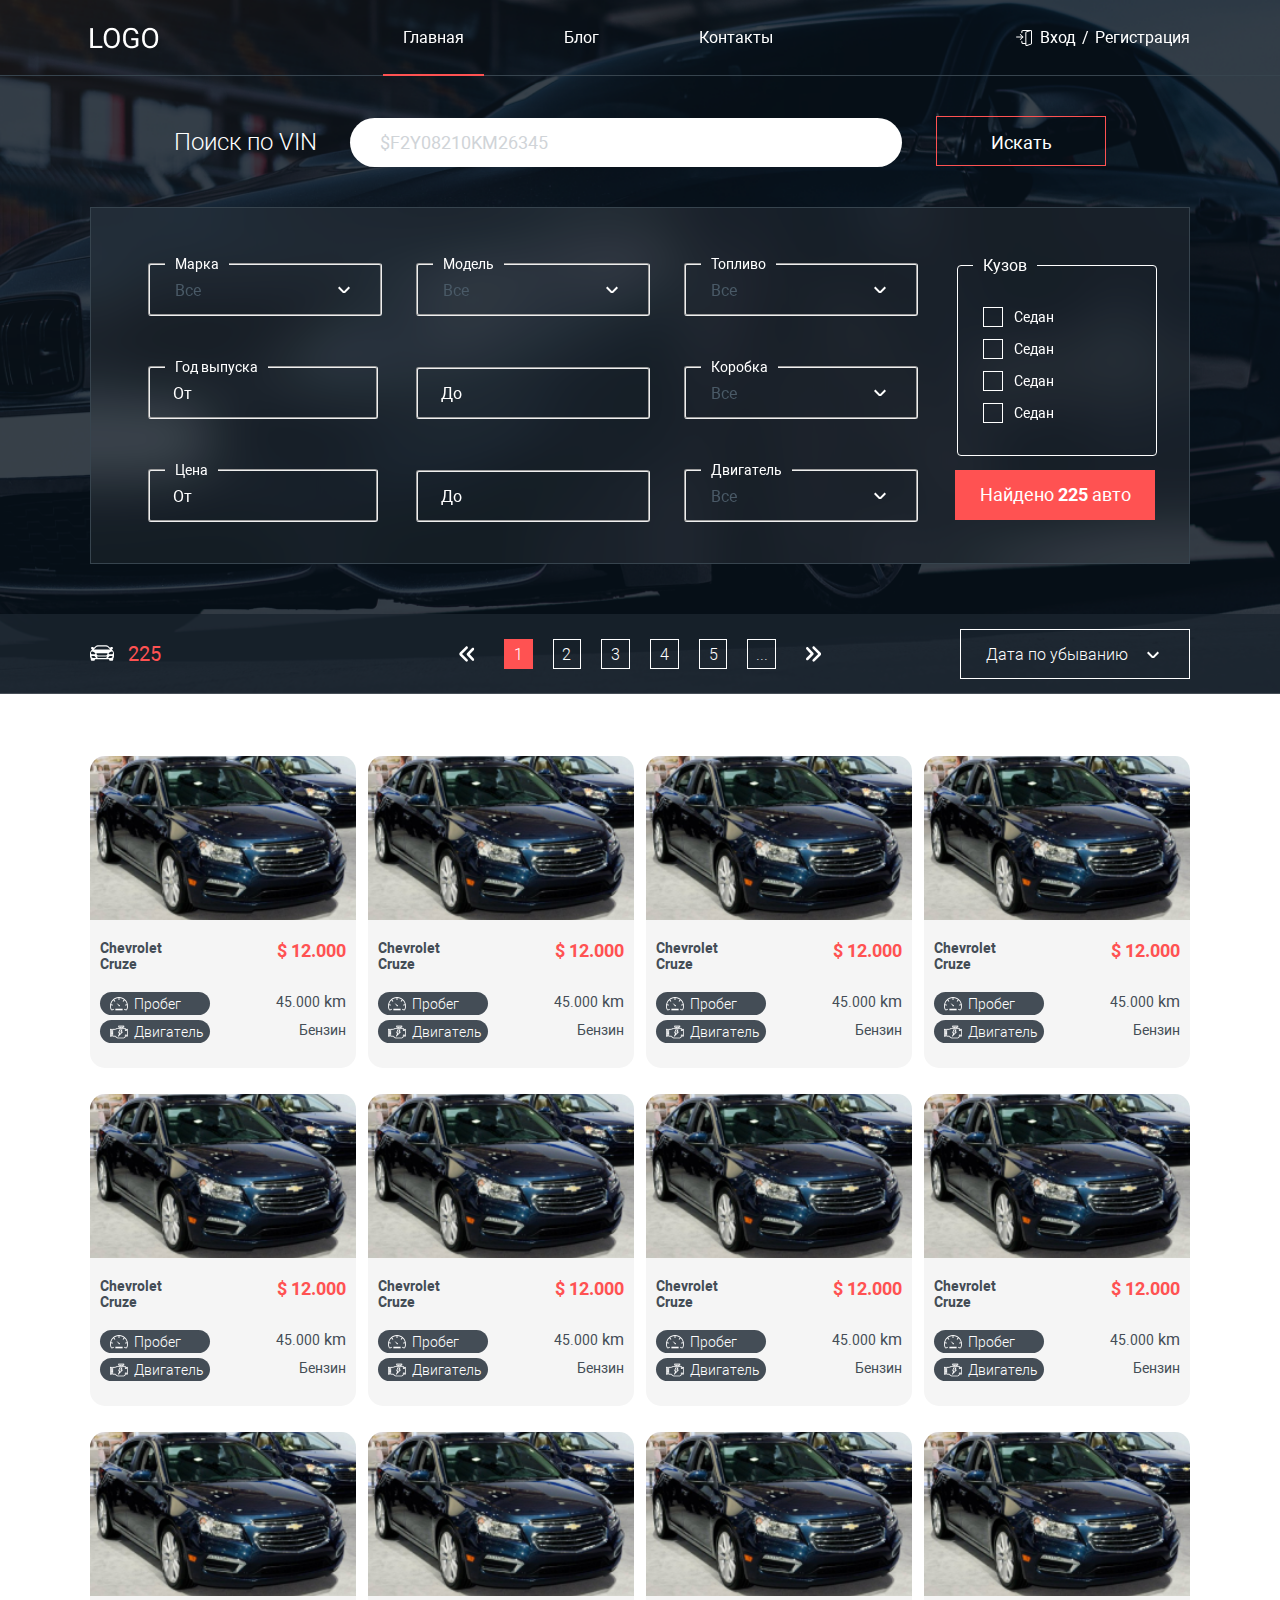
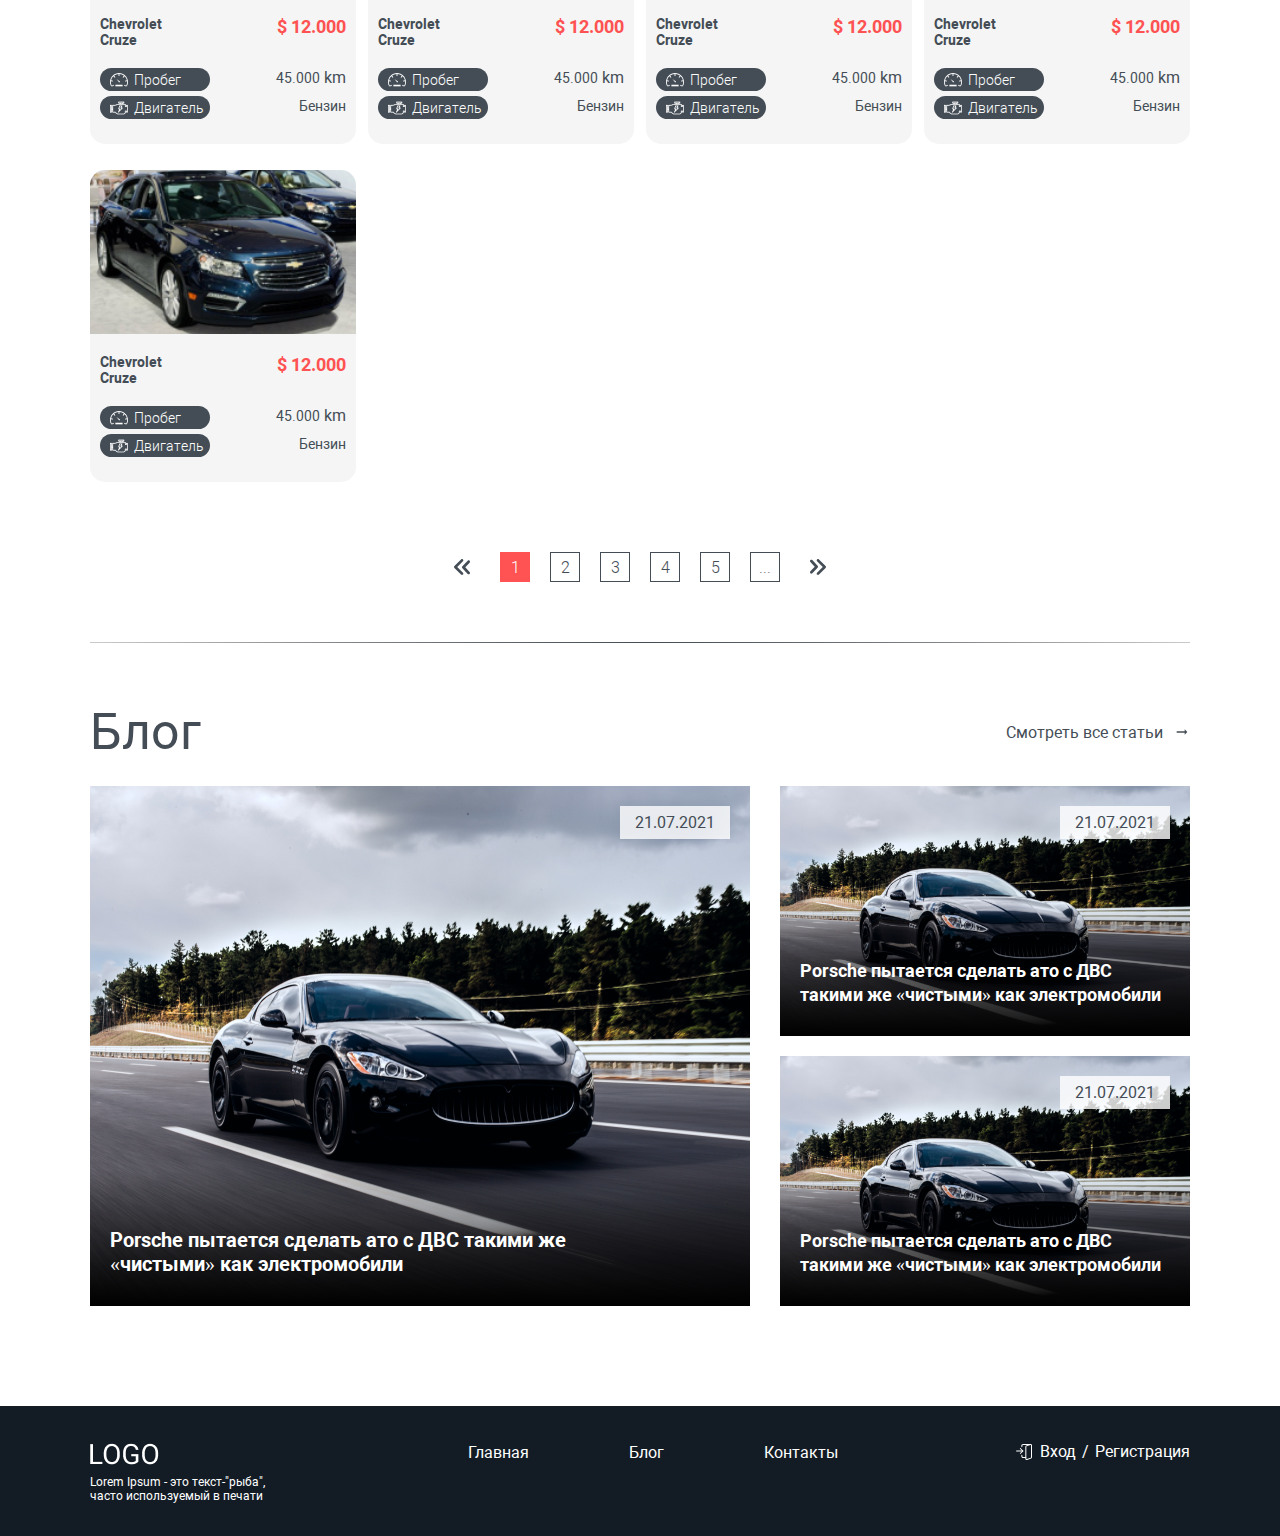
<file: app/index.html>
<!DOCTYPE html>
<html lang="en">

<head>
  <meta charset="UTF-8">
  <meta name="viewport" content="width=device-width, initial-scale=1.0">
  <title></title>
  <link rel="stylesheet" href="css/slick.css">
  <link rel="stylesheet" href="css/style.min.css">
</head>

<body>

	<header class="header">
		<div class="container">
			<div class="header__nav">
				<a href="index.html" class="header__logo">
					<img src="img/LOGO.png" alt="">
				</a>
				<ul class="header__links">
					<li class="active">
						<a href="#">
							Главная
						</a>
					</li>
					<li>
						<a href="#">
							Блог 
						</a>
					</li>
					<li>
						<a href="#">
							Контакты
						</a>
					</li>
				</ul>
				<div class="header__auth">
					<img src="img/svg/enter.svg" alt="" class="img-svg">
					<a href="#">
						Вход 
					</a>
					<span>
						/ 
					</span>
					<a href="#">
						Регистрация
					</a>
				</div>
				<div class="header__menu">
					<img src="img/svg/menu.svg" alt="" class="img-svg">
				</div>
			</div>
			<div class="header-mobile">
				<div class="header-mobile__cover">
					<a href="index.html" class="header-mobile__logo">
						<img src="img/svg/LOGO.svg" alt="" class="img-svg">
					</a>
					<ul class="header-mobile__links">
						<li class="active">
							<a href="#">
								Главная
							</a>
						</li>
						<li>
							<a href="#">
								Блог 
							</a>
						</li>
						<li>
							<a href="#">
								Контакты
							</a>
						</li>
					</ul>
					<div class="header-mobile__auth">
						<img src="img/svg/enter.svg" alt="" class="img-svg">
						<a href="#">
							Вход 
						</a>
						<span>
							/ 
						</span>
						<a href="#">
							Регистрация
						</a>
					</div>
					<div class="header-mobile__close">
						<img src="img/svg/close.svg" alt="" class="img-svg">
					</div>
				</div>
			</div>
		</div>
	</header>
	<div class="wrapper">
		<main class="main">

			<section class="search">
				<div class="container">
					<div class="search__nav">
						<div class="search__text">
							Поиск по VIN
						</div>
						<form action="#" method="GET">
							<input type="text" class="search__input" placeholder="$F2Y08210KM26345">
							<button class="search__navBtn">Искать</button>
						</form>
					</div>
					<div class="search__content">
						<div class="search__selects">
							<fieldset class="search__item">
								<legend>Марка</legend>
								<select id="select1">
									<option value=""><span>Все</span> <img src="img/svg/arrow.svg" alt="" class="img-svg select-arrow"></option>
									<option value="1">1</option>
									<option value="2">2</option>
									<option value="3">3</option>
								</select>
							</fieldset>
							<fieldset class="search__item">
								<legend>Модель</legend>
								<select id="select1">
									<option value=""><span>Все</span> <img src="img/svg/arrow.svg" alt="" class="img-svg select-arrow"></option>
									<option value="1">1</option>
									<option value="2">2</option>
									<option value="3">3</option>
								</select>
							</fieldset>
							<fieldset class="search__item">
								<legend>Топливо</legend>
								<select id="select1">
									<option value=""><span>Все</span> <img src="img/svg/arrow.svg" alt="" class="img-svg select-arrow"></option>
									<option value="1">1</option>
									<option value="2">2</option>
									<option value="3">3</option>
								</select>
							</fieldset>
							<fieldset class="search__item">
								<legend>Год выпуска</legend>
								<input type="text" class="search__smallinput" placeholder="От">
							</fieldset>
							<fieldset class="search__item search__item--solo">
								<input type="text" class="search__smallinput" placeholder="До">
							</fieldset>
							<fieldset class="search__item">
								<legend>Коробка</legend>
								<select id="select1">
									<option value=""><span>Все</span> <img src="img/svg/arrow.svg" alt="" class="img-svg select-arrow"></option>
									<option value="1">1</option>
									<option value="2">2</option>
									<option value="3">3</option>
								</select>
							</fieldset>
							<fieldset class="search__item">
								<legend>Цена</legend>
								<input type="text" class="search__smallinput" placeholder="От">
							</fieldset>
							<fieldset class="search__item search__item--solo">
								<input type="text" class="search__smallinput" placeholder="До">
							</fieldset>
							<fieldset class="search__item">
								<legend>Двигатель</legend>
								<select id="select1">
									<option value=""><span>Все</span> <img src="img/svg/arrow.svg" alt="" class="img-svg select-arrow"></option>
									<option value="1">1</option>
									<option value="2">2</option>
									<option value="3">3</option>
								</select>
							</fieldset>
							
						</div>
						<div class="search__body">
							<fieldset class="search__checklist">
								<legend class="search__name">Кузов</legend>
								<div class="search__box">
									
									<input type="checkbox" class="search__checkbox" id="type1" name="type1" value="yes">
									<label for="type1">Седан
									</label>
									<input type="checkbox" class="search__checkbox" id="type2" name="type2" value="yes">
									<label for="type2">Седан
									</label>
									<input type="checkbox" class="search__checkbox" id="type3" name="type3" value="yes">
									<label for="type3">Седан
									</label>
									<input type="checkbox" class="search__checkbox" id="type4" name="type4" value="yes">
									<label for="type4">Седан
									</label>
									<input type="checkbox" class="search__checkbox" id="type5" name="type5" value="yes">
									<label for="type5">Седан
									</label>
									<input type="checkbox" class="search__checkbox" id="type6" name="type6" value="yes">
									<label for="type6">Седан
									</label>
								</div>
							</fieldset>
							<div class="search__btn">
								Найдено <span>225</span> авто
							</div>
						</div>
					</div>
				</div>
				<div class="search__bottom">
					<div class="search__paginationBlock">
						<div class="search__car-count">
							<img src="img/svg/car-count.svg" alt="" class="img-svg">
							<span>225</span>
						</div>
						<div class="search__pagination pagination">
							<img src="img/svg/arrow.svg" alt="" class="pagination__prev img-svg">
							<a class="pagination__item pagination__item--active" href="#">1</a>
							<a class="pagination__item" href="#">2</a>
							<a class="pagination__item" href="#">3</a>
							<a class="pagination__item" href="#">4</a>
							<a class="pagination__item" href="#">5</a>
							<a class="pagination__item" href="#">...</a>
							<img src="img/svg/arrow.svg" alt="" class="pagination__next img-svg">
						</div>
						
						<div class="search__paginationSelect">
							<select id="select3">
								<option value=""><span>Дата по убыванию</span> <img src="img/svg/arrow.svg" alt="" class="img-svg select-arrow"></option>
								<option value="1">1</option>
								<option value="2">2</option>
								<option value="3">3</option>
							</select>
						</div>
					</div>
				</div>
			</section>

			<section class="car-list">
				<div class="container">
					<div class="car-list__block">
						<div class="car-list__item">
							<a href="car.html"><img src="img/car-list.jpg" alt="" class="car-list__image"></a>
							<div class="car-list__content">
								<div class="car-list__nav">
									<a href="car.html" class="car-list__name">
										Chevrolet Cruze
									</a>
									<div class="car-list__price">
										$ 12.000
									</div>
								</div>
								<div class="car-list__info">
									<div class="car-list__infoItem">
										<div class="car-list__type">
											<img src="img/svg/mileage.svg" alt="" class="img-svg">
											<span>Пробег</span>
										</div>
										<div class="car-list__text">
											<span>45.000</span>  km
										</div>
									</div>
									<div class="car-list__infoItem">
										<div class="car-list__type">
											<img src="img/svg/engine.png" alt="" class="img-svg">
											<span>Двигатель</span>
										</div>
										<div class="car-list__text">
											<span>Бензин</span>
										</div>
									</div>
								</div>
							</div>
						</div>
						<div class="car-list__item">
							<a href="car.html"><img src="img/car-list.jpg" alt="" class="car-list__image"></a>
							<div class="car-list__content">
								<div class="car-list__nav">
									<a href="car.html" class="car-list__name">
										Chevrolet Cruze
									</a>
									<div class="car-list__price">
										$ 12.000
									</div>
								</div>
								<div class="car-list__info">
									<div class="car-list__infoItem">
										<div class="car-list__type">
											<img src="img/svg/mileage.svg" alt="" class="img-svg">
											<span>Пробег</span>
										</div>
										<div class="car-list__text">
											<span>45.000</span>  km
										</div>
									</div>
									<div class="car-list__infoItem">
										<div class="car-list__type">
											<img src="img/svg/engine.png" alt="" class="img-svg">
											<span>Двигатель</span>
										</div>
										<div class="car-list__text">
											<span>Бензин</span>
										</div>
									</div>
								</div>
							</div>
						</div>
						<div class="car-list__item">
							<a href="car.html"><img src="img/car-list.jpg" alt="" class="car-list__image"></a>
							<div class="car-list__content">
								<div class="car-list__nav">
									<a href="car.html" class="car-list__name">
										Chevrolet Cruze
									</a>
									<div class="car-list__price">
										$ 12.000
									</div>
								</div>
								<div class="car-list__info">
									<div class="car-list__infoItem">
										<div class="car-list__type">
											<img src="img/svg/mileage.svg" alt="" class="img-svg">
											<span>Пробег</span>
										</div>
										<div class="car-list__text">
											<span>45.000</span>  km
										</div>
									</div>
									<div class="car-list__infoItem">
										<div class="car-list__type">
											<img src="img/svg/engine.png" alt="" class="img-svg">
											<span>Двигатель</span>
										</div>
										<div class="car-list__text">
											<span>Бензин</span>
										</div>
									</div>
								</div>
							</div>
						</div>
						<div class="car-list__item">
							<a href="car.html"><img src="img/car-list.jpg" alt="" class="car-list__image"></a>
							<div class="car-list__content">
								<div class="car-list__nav">
									<a href="car.html" class="car-list__name">
										Chevrolet Cruze
									</a>
									<div class="car-list__price">
										$ 12.000
									</div>
								</div>
								<div class="car-list__info">
									<div class="car-list__infoItem">
										<div class="car-list__type">
											<img src="img/svg/mileage.svg" alt="" class="img-svg">
											<span>Пробег</span>
										</div>
										<div class="car-list__text">
											<span>45.000</span>  km
										</div>
									</div>
									<div class="car-list__infoItem">
										<div class="car-list__type">
											<img src="img/svg/engine.png" alt="" class="img-svg">
											<span>Двигатель</span>
										</div>
										<div class="car-list__text">
											<span>Бензин</span>
										</div>
									</div>
								</div>
							</div>
						</div>
						<div class="car-list__item">
							<a href="car.html"><img src="img/car-list.jpg" alt="" class="car-list__image"></a>
							<div class="car-list__content">
								<div class="car-list__nav">
									<a href="car.html" class="car-list__name">
										Chevrolet Cruze
									</a>
									<div class="car-list__price">
										$ 12.000
									</div>
								</div>
								<div class="car-list__info">
									<div class="car-list__infoItem">
										<div class="car-list__type">
											<img src="img/svg/mileage.svg" alt="" class="img-svg">
											<span>Пробег</span>
										</div>
										<div class="car-list__text">
											<span>45.000</span>  km
										</div>
									</div>
									<div class="car-list__infoItem">
										<div class="car-list__type">
											<img src="img/svg/engine.png" alt="" class="img-svg">
											<span>Двигатель</span>
										</div>
										<div class="car-list__text">
											<span>Бензин</span>
										</div>
									</div>
								</div>
							</div>
						</div>
						<div class="car-list__item">
							<a href="car.html"><img src="img/car-list.jpg" alt="" class="car-list__image"></a>
							<div class="car-list__content">
								<div class="car-list__nav">
									<a href="car.html" class="car-list__name">
										Chevrolet Cruze
									</a>
									<div class="car-list__price">
										$ 12.000
									</div>
								</div>
								<div class="car-list__info">
									<div class="car-list__infoItem">
										<div class="car-list__type">
											<img src="img/svg/mileage.svg" alt="" class="img-svg">
											<span>Пробег</span>
										</div>
										<div class="car-list__text">
											<span>45.000</span>  km
										</div>
									</div>
									<div class="car-list__infoItem">
										<div class="car-list__type">
											<img src="img/svg/engine.png" alt="" class="img-svg">
											<span>Двигатель</span>
										</div>
										<div class="car-list__text">
											<span>Бензин</span>
										</div>
									</div>
								</div>
							</div>
						</div>
						<div class="car-list__item">
							<a href="car.html"><img src="img/car-list.jpg" alt="" class="car-list__image"></a>
							<div class="car-list__content">
								<div class="car-list__nav">
									<a href="car.html" class="car-list__name">
										Chevrolet Cruze
									</a>
									<div class="car-list__price">
										$ 12.000
									</div>
								</div>
								<div class="car-list__info">
									<div class="car-list__infoItem">
										<div class="car-list__type">
											<img src="img/svg/mileage.svg" alt="" class="img-svg">
											<span>Пробег</span>
										</div>
										<div class="car-list__text">
											<span>45.000</span>  km
										</div>
									</div>
									<div class="car-list__infoItem">
										<div class="car-list__type">
											<img src="img/svg/engine.png" alt="" class="img-svg">
											<span>Двигатель</span>
										</div>
										<div class="car-list__text">
											<span>Бензин</span>
										</div>
									</div>
								</div>
							</div>
						</div>
						<div class="car-list__item">
							<a href="car.html"><img src="img/car-list.jpg" alt="" class="car-list__image"></a>
							<div class="car-list__content">
								<div class="car-list__nav">
									<a href="car.html" class="car-list__name">
										Chevrolet Cruze
									</a>
									<div class="car-list__price">
										$ 12.000
									</div>
								</div>
								<div class="car-list__info">
									<div class="car-list__infoItem">
										<div class="car-list__type">
											<img src="img/svg/mileage.svg" alt="" class="img-svg">
											<span>Пробег</span>
										</div>
										<div class="car-list__text">
											<span>45.000</span>  km
										</div>
									</div>
									<div class="car-list__infoItem">
										<div class="car-list__type">
											<img src="img/svg/engine.png" alt="" class="img-svg">
											<span>Двигатель</span>
										</div>
										<div class="car-list__text">
											<span>Бензин</span>
										</div>
									</div>
								</div>
							</div>
						</div>
						<div class="car-list__item">
							<a href="car.html"><img src="img/car-list.jpg" alt="" class="car-list__image"></a>
							<div class="car-list__content">
								<div class="car-list__nav">
									<a href="car.html" class="car-list__name">
										Chevrolet Cruze
									</a>
									<div class="car-list__price">
										$ 12.000
									</div>
								</div>
								<div class="car-list__info">
									<div class="car-list__infoItem">
										<div class="car-list__type">
											<img src="img/svg/mileage.svg" alt="" class="img-svg">
											<span>Пробег</span>
										</div>
										<div class="car-list__text">
											<span>45.000</span>  km
										</div>
									</div>
									<div class="car-list__infoItem">
										<div class="car-list__type">
											<img src="img/svg/engine.png" alt="" class="img-svg">
											<span>Двигатель</span>
										</div>
										<div class="car-list__text">
											<span>Бензин</span>
										</div>
									</div>
								</div>
							</div>
						</div>
						<div class="car-list__item">
							<a href="car.html"><img src="img/car-list.jpg" alt="" class="car-list__image"></a>
							<div class="car-list__content">
								<div class="car-list__nav">
									<a href="car.html" class="car-list__name">
										Chevrolet Cruze
									</a>
									<div class="car-list__price">
										$ 12.000
									</div>
								</div>
								<div class="car-list__info">
									<div class="car-list__infoItem">
										<div class="car-list__type">
											<img src="img/svg/mileage.svg" alt="" class="img-svg">
											<span>Пробег</span>
										</div>
										<div class="car-list__text">
											<span>45.000</span>  km
										</div>
									</div>
									<div class="car-list__infoItem">
										<div class="car-list__type">
											<img src="img/svg/engine.png" alt="" class="img-svg">
											<span>Двигатель</span>
										</div>
										<div class="car-list__text">
											<span>Бензин</span>
										</div>
									</div>
								</div>
							</div>
						</div>
						<div class="car-list__item">
							<a href="car.html"><img src="img/car-list.jpg" alt="" class="car-list__image"></a>
							<div class="car-list__content">
								<div class="car-list__nav">
									<a href="car.html" class="car-list__name">
										Chevrolet Cruze
									</a>
									<div class="car-list__price">
										$ 12.000
									</div>
								</div>
								<div class="car-list__info">
									<div class="car-list__infoItem">
										<div class="car-list__type">
											<img src="img/svg/mileage.svg" alt="" class="img-svg">
											<span>Пробег</span>
										</div>
										<div class="car-list__text">
											<span>45.000</span>  km
										</div>
									</div>
									<div class="car-list__infoItem">
										<div class="car-list__type">
											<img src="img/svg/engine.png" alt="" class="img-svg">
											<span>Двигатель</span>
										</div>
										<div class="car-list__text">
											<span>Бензин</span>
										</div>
									</div>
								</div>
							</div>
						</div>
						<div class="car-list__item">
							<a href="car.html"><img src="img/car-list.jpg" alt="" class="car-list__image"></a>
							<div class="car-list__content">
								<div class="car-list__nav">
									<a href="car.html" class="car-list__name">
										Chevrolet Cruze
									</a>
									<div class="car-list__price">
										$ 12.000
									</div>
								</div>
								<div class="car-list__info">
									<div class="car-list__infoItem">
										<div class="car-list__type">
											<img src="img/svg/mileage.svg" alt="" class="img-svg">
											<span>Пробег</span>
										</div>
										<div class="car-list__text">
											<span>45.000</span>  km
										</div>
									</div>
									<div class="car-list__infoItem">
										<div class="car-list__type">
											<img src="img/svg/engine.png" alt="" class="img-svg">
											<span>Двигатель</span>
										</div>
										<div class="car-list__text">
											<span>Бензин</span>
										</div>
									</div>
								</div>
							</div>
						</div>
						<div class="car-list__item">
							<a href="car.html"><img src="img/car-list.jpg" alt="" class="car-list__image"></a>
							<div class="car-list__content">
								<div class="car-list__nav">
									<a href="car.html" class="car-list__name">
										Chevrolet Cruze
									</a>
									<div class="car-list__price">
										$ 12.000
									</div>
								</div>
								<div class="car-list__info">
									<div class="car-list__infoItem">
										<div class="car-list__type">
											<img src="img/svg/mileage.svg" alt="" class="img-svg">
											<span>Пробег</span>
										</div>
										<div class="car-list__text">
											<span>45.000</span>  km
										</div>
									</div>
									<div class="car-list__infoItem">
										<div class="car-list__type">
											<img src="img/svg/engine.png" alt="" class="img-svg">
											<span>Двигатель</span>
										</div>
										<div class="car-list__text">
											<span>Бензин</span>
										</div>
									</div>
								</div>
							</div>
						</div>
					</div>
					<div class="car-list__pagination pagination">
						<img src="img/svg/arrow.svg" alt="" class="pagination__prev">
						<a class="pagination__item pagination__item--active" href="#">1</a>
						<a class="pagination__item" href="#">2</a>
						<a class="pagination__item" href="#">3</a>
						<a class="pagination__item" href="#">4</a>
						<a class="pagination__item" href="#">5</a>
						<a class="pagination__item" href="#">...</a>
						<img src="img/svg/arrow.svg" alt="" class="pagination__next">
					</div>
				</div>
			</section>

			<section class="blog">
				<div class="container">
					<div class="blog__nav">
						<h2 class="blog__title">
							Блог
						</h2>
						<a href="#" class="blog__all">
							Смотреть все статьи <img src="img/svg/arrow_right_alt.svg" alt="" class="img-svg">
						</a>
					</div>
					<div class="blog__block">
						<div class="blog__left">
							<div class="blog__item">
								<img src="img/blog-car.jpg" alt="" class="blog__image">
								<a href="#" class="blog__itemTitle">
									Porsche пытается сделать ато с ДВС такими же 
									«чистыми» как электромобили
								</a>
								<div class="blog__date">
									21.07.2021
								</div>
							</div>
						</div>
						<div class="blog__right">
							<div class="blog__item">
								<img src="img/blog-car.jpg" alt="" class="blog__image">
								<a href="#" class="blog__itemTitle blog__itemTitle--small">
									Porsche пытается сделать ато с ДВС такими же 
									«чистыми» как электромобили
								</a>
								<div class="blog__date">
									21.07.2021
								</div>
							</div>
							<div class="blog__item">
								<img src="img/blog-car.jpg" alt="" class="blog__image">
								<a href="#" class="blog__itemTitle blog__itemTitle--small">
									Porsche пытается сделать ато с ДВС такими же «чистыми» как электромобили
								</a>
								<div class="blog__date">
									21.07.2021
								</div>
							</div>
						</div>
					</div>
				</div>
			</section>

		</main>
		<footer class="footer">
			<div class="container">
				<div class="footer__block">
					<div class="footer__logo">
						<img src="img/LOGO.png" alt="" class="img-svg">
						<div class="footer__text">
							Lorem Ipsum - это текст-"рыба", часто используемый в печати
						</div>
					</div>
					<ul class="footer__nav">
						<li>
							<a href="#">
								Главная
							</a>
						</li>
						<li>
							<a href="#">
								Блог 
							</a>
						</li>
						<li>
							<a href="#">
								Контакты
							</a>
						</li>
					</ul>
					<div class="footer__auth">
						<img src="img/svg/enter.svg" alt="" class="img-svg">
						<a href="#">
							Вход 
						</a>
						<span>
							/ 
						</span>
						<a href="#">
							Регистрация
						</a>
					</div>
				</div>
			</div>
		</footer>
	</div>


  <script src="https://code.jquery.com/jquery-3.6.0.min.js" integrity="sha256-/xUj+3OJU5yExlq6GSYGSHk7tPXikynS7ogEvDej/m4=" crossorigin="anonymous"></script>
  <script src="js/slick.min.js"></script>
  <script src="js/main.js"></script>
</body>

</html>
</file>
<file: app/css/style.min.css>
@font-face{font-family:"RobotoRegular";src:url("../font/Roboto.ttf");font-display:swap}@font-face{font-family:"RobotoBold";src:url("../font/Robotobold.ttf");font-display:swap}@font-face{font-family:"RobotoLight";src:url("../font/Robotolight.ttf");font-display:swap}html{-webkit-box-sizing:border-box;box-sizing:border-box}*,*::after,*::before{-webkit-box-sizing:inherit;box-sizing:inherit}ul[class],ol[class]{padding:0}body,h1,h2,h3,h4,h5,h6,p,ul,ol,li,figure,figcaption,blockquote,dl,dd{margin:0}ul[class]{list-style:none}img{max-width:100%;display:block}input,button,textarea,select{font:inherit;outline:none}a{text-decoration:none}html,body{height:100%;font-family:"RobotoRegular";color:#444d56}.wrapper{display:-webkit-box;display:-ms-flexbox;display:flex;-webkit-box-orient:vertical;-webkit-box-direction:normal;-ms-flex-direction:column;flex-direction:column;min-height:100%}.main{word-wrap:break-word;-webkit-box-flex:1;-ms-flex:1 0 auto;flex:1 0 auto}.footer{-webkit-box-flex:0;-ms-flex:0 0 auto;flex:0 0 auto}.container{max-width:1410px;margin:0 auto}.title{word-wrap:break-word}.subtitle{word-wrap:break-word}input{cursor:pointer}input::-webkit-input-placeholder{color:#fff}input::placeholder,input::-webkit-input-placeholder,input::-moz-placeholder,input::-ms-input-placeholder{color:#fff}.header{height:76px;position:fixed;top:0;width:100%;left:0;border-bottom:1px solid #37444E;display:-webkit-box;display:-ms-flexbox;display:flex;-webkit-box-align:center;-ms-flex-align:center;align-items:center;z-index:20;-webkit-transition:.4s;-o-transition:.4s;transition:.4s}.header-mobile{display:none}.header__menu{display:none}.header__scroll{background:#131C25 !important}.header--black{background:#131C25}.header__nav{display:-webkit-box;display:-ms-flexbox;display:flex;-webkit-box-align:center;-ms-flex-align:center;align-items:center;-webkit-box-pack:justify;-ms-flex-pack:justify;justify-content:space-between;width:1410px}.header__auth{display:-webkit-box;display:-ms-flexbox;display:flex;-webkit-box-align:center;-ms-flex-align:center;align-items:center}.header__auth a,.header__auth span{color:#fff;font-size:16px;line-height:18px}.header__auth span{margin:0 6px}.header__auth svg{margin-right:8px}.header__links{display:-webkit-box;display:-ms-flexbox;display:flex}.header__links li{position:relative;-webkit-transition:.4s;-o-transition:.4s;transition:.4s}.header__links li a{font-size:16px;color:#fff}.header__links li:not(:last-child){margin-right:100px}.header__links li:hover:after{content:'';-webkit-transition:.4s;-o-transition:.4s;transition:.4s;height:2px;left:-20px;width:calc( 100% + 40px);position:absolute;display:block;bottom:-29px;background:#FF5252}.header__links .active::after{content:'';height:2px;left:-20px;width:calc( 100% + 40px);position:absolute;display:block;bottom:-29px;background:#FF5252}.footer{background:#131C25;height:130px}.footer .container{max-width:1170px}.footer__text{margin-top:10px;font-size:12px;max-width:200px;line-height:14px;color:#fff}.footer__block{display:-webkit-box;display:-ms-flexbox;display:flex;-webkit-box-pack:justify;-ms-flex-pack:justify;justify-content:space-between;-webkit-box-align:start;-ms-flex-align:start;align-items:flex-start;margin-top:37px}.footer__nav{display:-webkit-box;display:-ms-flexbox;display:flex}.footer__nav li{position:relative;-webkit-transition:.4s;-o-transition:.4s;transition:.4s}.footer__nav li a{font-size:16px;color:#fff}.footer__nav li:not(:last-child){margin-right:100px}.footer__auth{display:-webkit-box;display:-ms-flexbox;display:flex;-webkit-box-align:center;-ms-flex-align:center;align-items:center}.footer__auth a,.footer__auth span{color:#fff;font-size:16px;line-height:18px}.footer__auth span{margin:0 6px}.footer__auth svg{margin-right:8px}.pagination{display:-webkit-box;display:-ms-flexbox;display:flex;-webkit-box-align:center;-ms-flex-align:center;align-items:center;margin:0 auto;margin-top:54px;width:-webkit-max-content;width:-moz-max-content;width:max-content}.pagination__item{font-size:16px;color:#444d56;width:30px;height:30px;line-height:30px;text-align:center;border:1px solid #444D56;font-family:"RobotoLight"}.pagination__item:not(:nth-child(7)){margin-right:20px}.pagination__item--active{background:#FF5252;color:#fff;border:1px solid #FF5252 !important}.pagination__prev{margin-right:30px;cursor:pointer;-webkit-transform:rotate(180deg);-ms-transform:rotate(180deg);transform:rotate(180deg)}.pagination__next{margin-left:30px;cursor:pointer}.pagination__dot{letter-spacing:.1em}.select{cursor:pointer;display:inline-block;padding-right:16px;position:relative;-webkit-user-select:none;-moz-user-select:none;-ms-user-select:none;-o-user-select:none;user-select:none;width:255px}.styledSelect{background:transparent;bottom:0;margin-top:-10px;border-top:unset;color:#4a5a67;font-size:16px;z-index:10;left:0;padding:0 8px;position:absolute;right:0;top:0;height:50px;padding:17px 20px 14px 25px;width:255px;line-height:24px}.styledSelect span{z-index:20}.styledSelect::after{content:'';background:url("../img/svg/select-arrow.svg");width:12px;height:7px;display:block;position:absolute;right:30px;top:24px}.styledSelect:active .active{background-color:#fff;-webkit-box-shadow:inset 0 1px 4px rgba(0,0,0,0.25),inset 0 0 0 1px rgba(0,0,0,0.25),inset 0 0 0 2px rgba(255,255,255,0.25);box-shadow:inset 0 1px 4px rgba(0,0,0,0.25),inset 0 0 0 1px rgba(0,0,0,0.25),inset 0 0 0 2px rgba(255,255,255,0.25)}.options{width:255px;background:#fff;border-radius:0 0 3px 3px;-webkit-box-shadow:0 1px 4px rgba(0,0,0,0.25),inset 0 0 0 1px rgba(0,0,0,0.3),inset 0 0 0 2px rgba(255,255,255,0.25);box-shadow:0 1px 4px rgba(0,0,0,0.25),inset 0 0 0 1px rgba(0,0,0,0.3),inset 0 0 0 2px rgba(255,255,255,0.25);color:#4a5a67;display:none;font-size:16px;left:2px;margin:0;padding:0;position:absolute;left:0;top:42px;z-index:999}.active+.options{z-index:9999}.options li{padding:8px 20px}.options li:last-child{border-radius:0 0 3px 3px}.options li:hover{background:#3A434B;-webkit-box-shadow:inset 0 0 0 1px rgba(0,0,0,0.25),inset 0 0 0 2px rgba(255,255,255,0.1);box-shadow:inset 0 0 0 1px rgba(0,0,0,0.25),inset 0 0 0 2px rgba(255,255,255,0.1);color:#fff}.select select{opacity:0}.search{background:url("../img/bg/search-bg.png") center center/cover no-repeat;padding-top:116px}.search__nav{margin:0 auto;margin-bottom:40px;display:-webkit-box;display:-ms-flexbox;display:flex;-webkit-box-align:center;-ms-flex-align:center;align-items:center;width:-webkit-max-content;width:-moz-max-content;width:max-content}.search__text{font-size:24px;line-height:28px;color:#fff;font-family:"RobotoLight";margin-right:33px}.search__input{font-size:18px;padding:14px 30px;background:#fff;border:none;border-radius:50px;width:552px;margin-right:30px}.search__input::-webkit-input-placeholder{color:#d0d4d8}.search__input::placeholder,.search__input::-webkit-input-placeholder,.search__input::-moz-placeholder,.search__input::-ms-input-placeholder{color:#d0d4d8}.search__navBtn{font-size:18px;line-height:21px;height:50px;width:170px;text-align:center;line-height:50px;border:1px solid #FF5252;background:transparent;color:#fff;cursor:pointer}.search__content{width:1170px;background:rgba(255,255,255,0.06);border:1px solid #37444E;-webkit-backdrop-filter:blur(30px);backdrop-filter:blur(30px);margin:0 auto;display:-webkit-box;display:-ms-flexbox;display:flex;padding:48px 55px 41px 55px;margin-bottom:50px}.search__selects{display:-ms-grid;display:grid;-ms-grid-columns:1fr 1fr 1fr;grid-template-columns:1fr 1fr 1fr;grid-gap:43px 30px;width:100%;margin-right:35px}.search__body{width:200px;display:-webkit-box;display:-ms-flexbox;display:flex;-webkit-box-orient:vertical;-webkit-box-direction:normal;-ms-flex-direction:column;flex-direction:column}.search__checklist{display:-webkit-box;display:-ms-flexbox;display:flex;-webkit-box-orient:vertical;-webkit-box-direction:normal;-ms-flex-direction:column;flex-direction:column;border:1px solid #fff;border-radius:4px;height:200px;padding:32px 5px 20px 25px;position:relative;width:200px;z-index:1}.search__box{display:-webkit-box;display:-ms-flexbox;display:flex;-webkit-box-orient:vertical;-webkit-box-direction:normal;-ms-flex-direction:column;flex-direction:column;overflow-y:scroll;padding-right:25px;height:120px}.search__box::-webkit-scrollbar{width:8px;background:#1A242E;border-radius:8px;-webkit-box-shadow:inset 0px 0px 4px rgba(0,0,0,0.8);box-shadow:inset 0px 0px 4px rgba(0,0,0,0.8)}.search__box::-webkit-scrollbar-thumb{background:#FF5252;border-radius:6px}.search__name{color:#fff;background:transparent;z-index:2;padding:0 10px;margin-left:-10px}.search__smallinput{color:#fff;font-size:16px;z-index:10;left:0;padding:0 8px;position:absolute;right:0;top:0;height:50px;padding:17px 20px 14px 25px;width:255px;background:transparent;border:unset;margin-top:-8px;margin-left:-2px}.search__checkbox{position:absolute;z-index:-1;opacity:0}.search__checkbox+label{display:-webkit-inline-box;display:-ms-inline-flexbox;display:inline-flex;-webkit-box-align:center;-ms-flex-align:center;align-items:center;-webkit-user-select:none;-moz-user-select:none;-ms-user-select:none;user-select:none;height:20px;color:#fff;font-size:14px}.search__checkbox+label::before{content:'';display:inline-block;width:20px;height:20px;-ms-flex-negative:0;flex-shrink:0;-webkit-box-flex:0;-ms-flex-positive:0;flex-grow:0;border:1px solid #fff;margin-right:11px;background-repeat:no-repeat;background-position:center center;background-size:50% 50%}.search__checkbox+label:not(:last-child){margin-bottom:12px}.search__checkbox:checked+label::before{border-color:#FF5252;background-color:#FF5252;background-image:url("data:image/svg+xml,%3csvg xmlns='http://www.w3.org/2000/svg' viewBox='0 0 12 10'%3e%3cpath d='M4.0001 7.78L1.2201 5L0.273438 5.94L4.0001 9.66666L12.0001 1.66666L11.0601 0.726664L4.0001 7.78Z' fill='white'/%3e%3c/svg%3e")}.search__item{position:relative;width:255px;border-radius:3px;padding:0;height:60px}.search__item--solo{height:52px;margin-top:8px}.search__item--solo .search__smallinput{padding-top:12px;margin-top:0}.search__item legend{color:#fff;z-index:30;padding:0 10px;font-size:14px;margin-left:15px}.search__bottom{width:100%;background:rgba(26,36,46,0.8)}.search__paginationBlock{width:1170px;height:80px;margin:0 auto;display:-webkit-box;display:-ms-flexbox;display:flex;-webkit-box-align:center;-ms-flex-align:center;align-items:center;-webkit-box-pack:justify;-ms-flex-pack:justify;justify-content:space-between}.search__pagination{margin:0;width:33%}.search__pagination .pagination__prev path{fill:#fff}.search__pagination .pagination__next path{fill:#fff}.search__pagination .pagination__item{color:#fff;border:1px solid #fff}.search__pagination .pagination__item--active{border:1px solid #FF5252}.search__paginationSelect{width:33%;height:50px;display:-webkit-box;display:-ms-flexbox;display:flex}.search__paginationSelect .styledSelect{border-top:unset;color:#4a5a67;font-size:16px;z-index:10;left:0;padding:0 8px;position:absolute;right:0;top:0;height:50px;padding:17px 20px 14px 25px;width:255px;margin-top:0px;border:1px solid #fff;font-family:"RobotoLight";font-weight:300;line-height:16px}.search__paginationSelect .styledSelect::after{top:21px}.search__paginationSelect .styledSelect{color:#fff}.search__paginationSelect .select{margin-left:auto}.search__car-count{width:33%}.search__car-count span{margin-left:10px;font-size:20px;color:#ff5252}.search__btn{font-size:18px;color:#fff;text-align:center;display:-webkit-box;display:-ms-flexbox;display:flex;width:100%;height:50px;line-height:50px;background:#FF5252;-webkit-box-align:center;-ms-flex-align:center;align-items:center;-webkit-box-pack:center;-ms-flex-pack:center;justify-content:center;margin-top:14px;cursor:pointer}.search__btn span{font-family:'RobotoBold';margin:0 4px}.car-list{padding-bottom:60px}.car-list::after{content:'';height:1px;background:url("../img/devide.png") center center/cover no-repeat;width:1410px;display:block;margin:0 auto;margin-top:60px}.car-list__block{margin-top:62px;display:-ms-grid;display:grid;-ms-grid-columns:(1fr)[6];grid-template-columns:repeat(6, 1fr);grid-gap:26px 12px;margin-bottom:70px}.car-list__item{display:-webkit-box;display:-ms-flexbox;display:flex;-webkit-box-orient:vertical;-webkit-box-direction:normal;-ms-flex-direction:column;flex-direction:column;-webkit-transition:.4s;-o-transition:.4s;transition:.4s;border-radius:15px}.car-list__item:hover{-webkit-box-shadow:0px 0px 25px rgba(0,0,0,0.25);box-shadow:0px 0px 25px rgba(0,0,0,0.25)}.car-list__image{width:100%;height:164px;-o-object-fit:cover;object-fit:cover;border-radius:15px 15px 0px 0px}.car-list__nav{display:-webkit-box;display:-ms-flexbox;display:flex;-webkit-box-pack:justify;-ms-flex-pack:justify;justify-content:space-between;margin-bottom:20px}.car-list__name{max-width:100px;font-size:14px;line-height:16px;font-family:"RobotoBold";color:#444d56}.car-list__price{font-size:18px;font-family:"RobotoBold";color:#ff5252}.car-list__content{padding:20px 10px 25px 10px;border-radius:0 0 15px 15px;background:#F5F5F5}.car-list__info{display:-webkit-box;display:-ms-flexbox;display:flex;-webkit-box-orient:vertical;-webkit-box-direction:normal;-ms-flex-direction:column;flex-direction:column}.car-list__infoItem{display:-webkit-box;display:-ms-flexbox;display:flex;-webkit-box-pack:justify;-ms-flex-pack:justify;justify-content:space-between}.car-list__infoItem:not(:last-child){margin-bottom:5px}.car-list__type{background:#444D56;border-radius:20px;width:110px;height:23px;display:-webkit-box;display:-ms-flexbox;display:flex;-webkit-box-align:center;-ms-flex-align:center;align-items:center;padding-left:10px}.car-list__type span{color:#fff;font-size:14px;font-family:"RobotoLight";line-height:16px}.car-list__type svg,.car-list__type img{width:18px;height:auto;margin-right:6px}.car-list__text{color:#444d56}.car-list__text span{font-size:14px;color:#444d56}.blog{padding-bottom:100px}.blog .container{width:1170px}.blog__title{font-size:50px;font-weight:400}.blog__nav{display:-webkit-box;display:-ms-flexbox;display:flex;-webkit-box-pack:justify;-ms-flex-pack:justify;justify-content:space-between;-webkit-box-align:center;-ms-flex-align:center;align-items:center;margin-bottom:25px}.blog__all{font-size:16px;color:#444d56;display:-webkit-box;display:-ms-flexbox;display:flex;-webkit-box-align:center;-ms-flex-align:center;align-items:center}.blog__all svg{margin-left:11px}.blog__block{display:-ms-grid;display:grid;-ms-grid-columns:690px 450px;grid-template-columns:690px 450px;grid-gap:30px;margin:0 auto}.blog__left{height:520px;position:relative}.blog__item{position:relative;height:100%}.blog__item::after{content:'';position:absolute;bottom:0;display:block;height:135px;z-index:1;width:100%;background:-webkit-gradient(linear, left top, left bottom, from(rgba(0,0,0,0)), to(#000));background:-o-linear-gradient(top, rgba(0,0,0,0) 0%, #000 100%);background:linear-gradient(180deg, rgba(0,0,0,0) 0%, #000 100%)}.blog__right{display:-ms-grid;display:grid;-ms-grid-columns:1fr;grid-template-columns:1fr;grid-gap:20px;height:520px}.blog__image{position:absolute;width:100%;height:100%;-o-object-fit:cover;object-fit:cover}.blog__itemTitle{position:absolute;bottom:30px;left:20px;font-size:20px;line-height:24px;color:#fff;font-family:"RobotoBold";max-width:480px;width:90%;z-index:2}.blog__itemTitle--small{font-size:18px;line-height:130%}.blog__date{background:rgba(255,255,255,0.8);padding:7px 15px;font-size:16px;position:absolute;top:20px;right:20px}.car .container{max-width:1170px}.car__title{margin-top:50px;margin-bottom:15px}.car__linkItem{background:#F5F5F5;border-radius:45px;padding:13px 33px;margin-right:15px;text-align:center;-webkit-transition:.4s;-o-transition:.4s;transition:.4s;cursor:pointer}.car__linkItem:hover{background:#ff5252;color:#fff}.car__links{display:-webkit-box;display:-ms-flexbox;display:flex;-webkit-box-align:center;-ms-flex-align:center;align-items:center;margin-top:50px}.car__links .prev{width:16px;height:16px;-webkit-transform:rotate(180deg);-ms-transform:rotate(180deg);transform:rotate(180deg);margin-right:15px;cursor:pointer}.car__links .prev img{min-width:16px;height:16px}.car__links .next{width:16px;height:16px;margin-left:15px;cursor:pointer}.car__links .next img{min-width:16px;height:16px}.car__for{margin-bottom:15px;width:570px;height:400px}.car__for .prev{min-width:30px;background:transparent;position:absolute;top:50%;left:0;border:2px solid #FFFFFF;border-left:unset;border-radius:0 6px 6px 0;height:50px;z-index:2;cursor:pointer}.car__for .prev img{position:absolute;-webkit-transform:translate(-50%, -50%) rotate(90deg);-ms-transform:translate(-50%, -50%) rotate(90deg);transform:translate(-50%, -50%) rotate(90deg);top:50%;left:50%}.car__for .next{min-width:30px;background:transparent;position:absolute;top:50%;right:0;border:2px solid #FFFFFF;border-right:unset;border-radius:6px 0 0 6px;height:50px;cursor:pointer}.car__for .next img{position:absolute;-webkit-transform:translate(-50%, -50%) rotate(270deg);-ms-transform:translate(-50%, -50%) rotate(270deg);transform:translate(-50%, -50%) rotate(270deg);top:50%;left:50%}.car__num{display:-webkit-box;display:-ms-flexbox;display:flex;-webkit-box-align:center;-ms-flex-align:center;align-items:center;background:rgba(68,77,86,0.8);padding:4px 13px;position:absolute;z-index:3;color:#fff;left:15px;bottom:115px}.car__num span{margin:0 5px}.car__nav{display:-webkit-box;display:-ms-flexbox;display:flex}.car__nav .slick-list{padding:0 !important}.car__nav .slick-list img{margin-right:10px}.car__nav .prev{display:none}.car__nav .next{min-width:24px;height:auto;background:#444D56;position:relative;cursor:pointer}.car__nav .next img{position:absolute;-webkit-transform:translate(-50%, -50%) rotate(270deg);-ms-transform:translate(-50%, -50%) rotate(270deg);transform:translate(-50%, -50%) rotate(270deg);top:50%;left:50%}.car__box{display:-webkit-box;display:-ms-flexbox;display:flex}.car__slider{width:570px;margin-right:30px;position:relative}.car__info{width:100%}.car__infoNav{display:-webkit-box;display:-ms-flexbox;display:flex;-webkit-box-pack:justify;-ms-flex-pack:justify;justify-content:space-between;margin-bottom:19px}.car__infoPrice{font-size:40px;line-height:46px;color:#ff5252;font-family:"RobotoBold"}.car__infoVin{background:#52B6FF;border-radius:8px;text-align:center;padding:13px 24px 9px 24px;font-size:18px;color:#fff}.car__infoVin span{font-size:20px;margin-left:10px}.details{display:-ms-grid;display:grid;-ms-grid-columns:275px 275px;grid-template-columns:275px 275px;grid-gap:0 19px}.details__item{display:-webkit-box;display:-ms-flexbox;display:flex;-webkit-box-orient:vertical;-webkit-box-direction:normal;-ms-flex-direction:column;flex-direction:column;background:#F5F5F5;padding:34px 16px 23px 16px;border-radius:12px;position:relative}.details__item::before{content:'';background:url("../img/svg/param-before.svg") center center/cover no-repeat;position:absolute;left:0;width:100%;height:10px;top:0;display:block}.details__line{height:25px;display:-webkit-box;display:-ms-flexbox;display:flex;-webkit-box-align:center;-ms-flex-align:center;align-items:center}.details__line:not(:last-child){margin-bottom:14px}.details__name{display:-webkit-box;display:-ms-flexbox;display:flex;width:50%;font-size:12px;font-family:"RobotoLight";-webkit-box-align:center;-ms-flex-align:center;align-items:center}.details__name svg,.details__name img{margin-right:11px}.details__value{width:50%;font-size:13px;font-family:"RobotoBold"}.info{margin-top:50px;padding-bottom:104px}.info .container{width:1170px}.info__block{display:-webkit-box;display:-ms-flexbox;display:flex}.info__content{display:-webkit-box;display:-ms-flexbox;display:flex;-webkit-box-orient:vertical;-webkit-box-direction:normal;-ms-flex-direction:column;flex-direction:column;padding:45px 35px 44px 25px;background:#F5F5F5;border-radius:10px 10px 15px 15px;margin-right:68px;position:relative;width:875px}.info__content::before{content:'';position:absolute;top:0px;display:block;left:0;width:100%;height:4px;background:url("../img/svg/Intersect.svg") center center/cover no-repeat}.info__last{display:-webkit-box;display:-ms-flexbox;display:flex;-webkit-box-orient:vertical;-webkit-box-direction:normal;-ms-flex-direction:column;flex-direction:column}.info__title{font-size:20px;color:#444d56;margin-bottom:10px;line-height:28px}.info__text:not(:last-child){margin-bottom:25px}.info__text p{font-size:16px;line-height:22px}.info__last{width:225px}.info__last .car-list__item:not(:last-child){margin-bottom:15px}.info__lastTitle{margin-bottom:25px;font-size:18px;font-family:"RobotoBold"}.info__left{display:-webkit-box;display:-ms-flexbox;display:flex;-webkit-box-orient:vertical;-webkit-box-direction:normal;-ms-flex-direction:column;flex-direction:column}.breadcrumbs{margin-top:76px;padding:19px 0 12px 0;background:#F5F5F5}.breadcrumbs__link{font-size:16px;color:#444D56}.breadcrumbs__span{font-size:16px;margin:0 6px}.breadcrumbs__current{font-size:16px;color:#9FA9B0}.graph{background:#1C242D;border-radius:15px;display:-webkit-box;display:-ms-flexbox;display:flex;-webkit-box-orient:vertical;-webkit-box-direction:normal;-ms-flex-direction:column;flex-direction:column;padding:35px;width:875px;margin-top:30px}.graph__title{color:#fff;font-size:24px;line-height:28px}.graph__nav{display:-webkit-box;display:-ms-flexbox;display:flex;-webkit-box-pack:justify;-ms-flex-pack:justify;justify-content:space-between;margin-bottom:25px}.graph__year{display:-webkit-box;display:-ms-flexbox;display:flex}.graph__tab{font-size:18px;color:rgba(255,255,255,0.3);cursor:pointer}.graph__tab:not(:last-child){margin-right:15px}.graph__yearActive{color:#fff !important}.graph__content{display:-webkit-box;display:-ms-flexbox;display:flex;-webkit-box-orient:vertical;-webkit-box-direction:normal;-ms-flex-direction:column;flex-direction:column;position:relative}.graph__column{width:78px;border-right:1px solid #fff;padding-right:13px;padding-top:22px;padding-bottom:22px}.graph__column .column__item{text-align:right;position:relative;font-size:12px;color:#fff;line-height:14px}.graph__column .column__item:not(:last-child){margin-bottom:16px}.graph__column .column__item::after{content:'';width:8px;height:1px;background:#fff;position:absolute;display:block;right:-13px;top:50%;-webkit-transform:translateY(-50%);-ms-transform:translateY(-50%);transform:translateY(-50%)}.graph__row{margin-left:78px;border-top:1px solid #fff;display:-webkit-box;display:-ms-flexbox;display:flex;padding-top:23px;width:719px;padding-left:10px}.graph__row .row__item{width:54px;text-align:center;position:relative;font-size:12px;color:#fff;line-height:14px}.graph__row .row__item:not(:last-child){margin-right:16px}.graph__row .row__item::after{content:'';height:8px;width:1px;background:#fff;position:absolute;display:block;right:50%;top:-23px;-webkit-transform:translateX(-50%);-ms-transform:translateX(-50%);transform:translateX(-50%)}.graph__body{background:#1F2933;width:719px;height:388px;position:absolute;top:0;left:78px;z-index:2}.graph .circle{width:8px;height:8px;position:absolute;background:#52B6FF;border-radius:50%;-webkit-transform:translate(-50%, -50%);-ms-transform:translate(-50%, -50%);transform:translate(-50%, -50%);cursor:pointer;z-index:1;-webkit-transition:.2s;-o-transition:.2s;transition:.2s}.graph .circle:hover{width:14px;height:14px;-webkit-transform:translate(-50%, -20%);-ms-transform:translate(-50%, -20%);transform:translate(-50%, -20%);background:#FF5252;-webkit-box-shadow:0px 0px 15px #FF5252;box-shadow:0px 0px 15px #FF5252}.graph .circle:hover .circle__content{opacity:1}.graph .circle-1{bottom:20px;left:30px}.graph .circle-2{bottom:50px;left:90px}.graph .circle-3{bottom:90px;left:150px}.graph .circle-4{bottom:130px;left:210px}.graph .circle-5{bottom:170px;left:270px}.graph .circle-6{bottom:230px;left:330px}.graph .circle-7{bottom:260px;left:390px}.graph .circle-8{bottom:170px;left:450px}.graph .circle-9{bottom:140px;left:510px}.graph .circle__content{width:105px;border-radius:6px;opacity:1;background:#fff;position:absolute;bottom:35px;left:-46px;padding:6px 13px 7px 13px;opacity:0;-webkit-transition:.2s;-o-transition:.2s;transition:.2s;z-index:4}.graph .circle__content:hover{cursor:default !important;opacity:0 !important}.graph .circle__content::after{content:'';position:absolute;bottom:-9px;left:50%;-webkit-transform:translateX(-50%);-ms-transform:translateX(-50%);transform:translateX(-50%);width:0;height:0;border-left:7.5px solid transparent;border-right:7.5px solid transparent;border-top:10px solid #fff}.graph .circle__price{color:#ff5252;font-size:16px;margin-bottom:1px;text-align:center;line-height:18px}.graph .circle__date{font-size:12px;line-height:14px;text-align:center}@media (max-width: 1460px){.container{max-width:1100px}.header__nav{width:1100px}.search__content{width:1100px}.search__item{width:230px}.search__item--solo{width:234px}.search .styledSelect{width:230px}.search .select{width:230px}.search__smallinput{width:230px}.search__paginationBlock{width:1100px}.car-list::after{width:1100px}.car-list__block{-ms-grid-columns:1fr 1fr 1fr 1fr;grid-template-columns:1fr 1fr 1fr 1fr}.blog__block{-ms-grid-columns:660px 410px;grid-template-columns:660px 410px}.footer .container{max-width:1100px}.info .container{max-width:1170px}.graph{width:850px}}@media (max-width: 1200px){.info__last{min-width:230px}.info__content{margin-right:40px;width:850px}}@media (max-width: 1150px){.container{max-width:700px}.header__nav{width:700px}.header__nav li:not(:last-child){margin-right:50px}.search__input{width:350px;font-size:16px;margin-right:20px}.search__text{font-size:16px;margin-right:20px}.search__navBtn{width:160px;height:48px;line-height:48px;font-size:16px}.search__content{width:100%;display:-webkit-box;display:-ms-flexbox;display:flex;-webkit-box-orient:vertical;-webkit-box-direction:normal;-ms-flex-direction:column;flex-direction:column;padding:30px}.search__paginationBlock{width:700px;display:-ms-grid;display:grid;grid-gap:20px;height:160px;-ms-grid-columns:1fr 1fr;grid-template-columns:1fr 1fr}.search__pagination{width:-webkit-max-content;width:-moz-max-content;width:max-content;margin:0 auto;-webkit-box-ordinal-group:2;-ms-flex-order:1;order:1;-ms-grid-column:1;grid-column-start:1;-ms-grid-column-span:2;grid-column-end:3}.search__car-count{-webkit-box-ordinal-group:3;-ms-flex-order:2;order:2}.search__paginationSelect{width:auto;-webkit-box-ordinal-group:4;-ms-flex-order:3;order:3}.search__paginationSelect .select{width:250px !important}.search__paginationSelect .styledSelect{width:250px !important}.search__selects{grid-gap:35px 20px}.search__item{width:194px}.search__item--solo{width:196px}.search .styledSelect{width:194px}.search .select{width:194px}.search__smallinput{width:194px}.search__checklist{-webkit-box-orient:horizontal;-webkit-box-direction:normal;-ms-flex-direction:row;flex-direction:row;height:110px;width:420px;margin-right:20px;padding-bottom:20px}.search__box{height:46px;width:350px;-webkit-box-orient:horizontal;-webkit-box-direction:normal;-ms-flex-direction:row;flex-direction:row;overflow:auto;overflow-x:scroll}.search__box::-webkit-scrollbar{height:6px;background:#1A242E;border-radius:8px;-webkit-box-shadow:inset 0px 0px 4px rgba(0,0,0,0.8);box-shadow:inset 0px 0px 4px rgba(0,0,0,0.8)}.search__box::-webkit-scrollbar-thumb{background:#FF5252;border-radius:6px}.search__body{width:100%;-webkit-box-orient:horizontal;-webkit-box-direction:normal;-ms-flex-direction:row;flex-direction:row;margin-top:20px;-webkit-box-pack:justify;-ms-flex-pack:justify;justify-content:space-between}.search__btn{width:200px}.search__checkbox+label:not(:last-child){margin-right:20px}.car-list::after{display:none}.car-list__block{-ms-grid-columns:1fr 1fr 1fr;grid-template-columns:1fr 1fr 1fr}.blog__block{grid-gap:20px;-ms-grid-columns:380px 290px;grid-template-columns:380px 290px}.blog__left{height:480px}.blog__right{height:480px}.blog__itemTitle{font-size:16px;line-height:24px}.footer .container{max-width:700px}.footer__nav li:not(:last-child){margin-right:40px}.car .container{max-width:700px}.car__box{display:-webkit-box;display:-ms-flexbox;display:flex;-webkit-box-orient:vertical;-webkit-box-direction:normal;-ms-flex-direction:column;flex-direction:column}.car__slider{width:100%}.car__for{width:100%;height:480px;margin-bottom:20px}.car__info{margin-top:30px}.details{width:-webkit-max-content;width:-moz-max-content;width:max-content;margin:0 auto}.info .container{width:700px}.info__block{display:-webkit-box;display:-ms-flexbox;display:flex;-webkit-box-orient:vertical;-webkit-box-direction:normal;-ms-flex-direction:column;flex-direction:column}.info__content{width:100%;margin-right:0}.info__last{display:-webkit-box;display:-ms-flexbox;display:flex;-webkit-box-orient:vertical;-webkit-box-direction:normal;-ms-flex-direction:column;flex-direction:column;width:100%;margin-top:30px}.info__lastBlock{display:-ms-grid;display:grid;-ms-grid-columns:1fr 1fr 1fr;grid-template-columns:1fr 1fr 1fr;grid-gap:0 20px}.graph{width:100%}.graph__body{width:580px}.graph__row{width:560px}.graph__row .row__item{max-width:47px;font-size:8px}.graph .circle-1{bottom:20px;left:25px}.graph .circle-2{bottom:50px;left:70px}.graph .circle-3{bottom:90px;left:120px}.graph .circle-4{bottom:130px;left:165px}.graph .circle-5{bottom:170px;left:210px}.graph .circle-6{bottom:230px;left:255px}.graph .circle-7{bottom:260px;left:305px}.graph .circle-8{bottom:170px;left:355px}.graph .circle-9{bottom:140px;left:400px}}@media (max-width: 767px){.container{max-width:100%;padding:0 15px}.header{height:60px}.header__nav{max-width:100%;display:-webkit-box;display:-ms-flexbox;display:flex;-webkit-box-pack:justify;-ms-flex-pack:justify;justify-content:space-between}.header__nav li:not(:last-child){margin-right:50px}.header__auth{display:none}.header__links{display:none}.header__menu{display:block}.header__menu svg{width:27px;height:27px;fill:#fff}.header-mobile{display:block;position:absolute;top:0;width:100%;background:rgba(0,0,0,0.4);width:100%;height:100vh;left:-100%;-webkit-transition:.4s;-o-transition:.4s;transition:.4s}.header-mobile__cover{background:#fff;position:absolute;left:0;top:0;z-index:30;width:80%;display:-webkit-box;display:-ms-flexbox;display:flex;-webkit-box-orient:vertical;-webkit-box-direction:normal;-ms-flex-direction:column;flex-direction:column;height:100vh;padding:20px}.header-mobile__logo{margin-bottom:30px}.header-mobile__logo svg path{fill:#000}.header-mobile__auth{display:-webkit-box;display:-ms-flexbox;display:flex;-webkit-box-align:center;-ms-flex-align:center;align-items:center;margin-top:30px}.header-mobile__auth a,.header-mobile__auth span{color:#000;font-size:16px;line-height:18px}.header-mobile__auth span{margin:0 6px}.header-mobile__auth svg{margin-right:8px}.header-mobile__auth svg path{fill:#000}.header-mobile__links{display:-webkit-box;display:-ms-flexbox;display:flex;-webkit-box-orient:vertical;-webkit-box-direction:normal;-ms-flex-direction:column;flex-direction:column}.header-mobile__links li{position:relative;-webkit-transition:.4s;-o-transition:.4s;transition:.4s}.header-mobile__links li a{font-size:16px;color:#000}.header-mobile__links li:not(:last-child){margin-bottom:20px}.header-mobile__close{position:absolute;right:20px;width:15px;height:15px}.header-mobile__close svg{width:15px;height:15px}.header-mobile__close svg path{fill:#000}.search{padding-top:90px}.search__input{width:100%;max-width:350px;font-size:16px;margin-right:20px;margin-bottom:15px}.search__nav{display:-webkit-box;display:-ms-flexbox;display:flex;-webkit-box-orient:vertical;-webkit-box-direction:normal;-ms-flex-direction:column;flex-direction:column;margin-bottom:20px}.search__nav form{display:-webkit-box;display:-ms-flexbox;display:flex;-webkit-box-orient:vertical;-webkit-box-direction:normal;-ms-flex-direction:column;flex-direction:column}.search__text{font-size:16px;margin-right:20px;text-align:center;margin:0;margin-bottom:10px}.search__navBtn{width:160px;height:48px;line-height:48px;font-size:16px;margin:0 auto}.search__content{width:100%;display:-webkit-box;display:-ms-flexbox;display:flex;-webkit-box-orient:vertical;-webkit-box-direction:normal;-ms-flex-direction:column;flex-direction:column;padding:30px}.search__paginationBlock{width:100%;display:-ms-grid;display:grid;grid-gap:10px;height:160px;-ms-grid-columns:1fr 1fr;grid-template-columns:1fr 1fr;padding:20px 15px}.search__pagination{width:-webkit-max-content;width:-moz-max-content;width:max-content;margin:0 auto;-webkit-box-ordinal-group:4;-ms-flex-order:3;order:3;-ms-grid-column:1;grid-column-start:1;-ms-grid-column-span:2;grid-column-end:3}.search__car-count{width:100%;-webkit-box-ordinal-group:2;-ms-flex-order:1;order:1}.search__paginationSelect{width:auto;-webkit-box-ordinal-group:3;-ms-flex-order:2;order:2}.search__paginationSelect .options{width:230px !important}.search__paginationSelect .select{width:230px !important}.search__paginationSelect .styledSelect{width:230px !important}.search__selects{grid-gap:20px 20px;-ms-grid-columns:1fr;grid-template-columns:1fr;margin-right:0}.search__item{width:100%}.search__item--solo{width:100%}.search .styledSelect{width:100%}.search .options{width:100%}.search .select{width:100%}.search__smallinput{width:100%}.search__checklist{-webkit-box-orient:horizontal;-webkit-box-direction:normal;-ms-flex-direction:row;flex-direction:row;height:180px;width:100%;margin-right:20px;padding-top:20px;overflow:hidden}.search__box{height:120px;width:100%;-webkit-box-orient:vertical;-webkit-box-direction:normal;-ms-flex-direction:column;flex-direction:column;overflow:auto;overflow-y:scroll}.search__box::-webkit-scrollbar{height:6px;background:#1A242E;border-radius:8px;-webkit-box-shadow:inset 0px 0px 4px rgba(0,0,0,0.8);box-shadow:inset 0px 0px 4px rgba(0,0,0,0.8)}.search__box::-webkit-scrollbar-thumb{background:#FF5252;border-radius:6px}.search__body{width:100%;-webkit-box-orient:vertical;-webkit-box-direction:normal;-ms-flex-direction:column;flex-direction:column;margin-top:20px;-webkit-box-pack:justify;-ms-flex-pack:justify;justify-content:space-between}.search__btn{width:200px;margin:0 auto;margin-top:20px}.search__checkbox+label:not(:last-child){margin-right:20px}.search__bottom .search__pagination{margin-top:0px}.car-list::after{display:none}.car-list__block{-ms-grid-columns:1fr;grid-template-columns:1fr}.car-list__item{max-width:300px;margin:0 auto}.car-list__image{height:240px}.blog__title{font-size:32px}.blog__all{font-size:14px}.blog__all svg{margin-left:6px}.blog__block{grid-gap:20px;-ms-grid-columns:1fr;grid-template-columns:1fr}.blog__left{height:480px}.blog__right{height:480px}.blog__itemTitle{font-size:14px;line-height:21px}.footer{height:auto;padding:30px 0}.footer .container{max-width:100%}.footer__logo{margin:0 auto}.footer__logo img,.footer__logo svg{margin:0 auto;margin-bottom:5px}.footer__text{text-align:center;margin-bottom:35px}.footer__nav{display:-webkit-box;display:-ms-flexbox;display:flex;-webkit-box-orient:vertical;-webkit-box-direction:normal;-ms-flex-direction:column;flex-direction:column;margin:0 auto;margin-bottom:35px}.footer__nav li{text-align:center}.footer__nav li:not(:last-child){margin-right:0;margin-bottom:20px}.footer__block{display:-webkit-box;display:-ms-flexbox;display:flex;-webkit-box-orient:vertical;-webkit-box-direction:normal;-ms-flex-direction:column;flex-direction:column;margin-top:0}.footer__auth{margin:0 auto}.pagination{margin-top:40px}.pagination__item:not(:nth-child(7)){margin-right:10px}.breadcrumbs{margin-top:60px}.car .container{max-width:100%}.car__box{display:-webkit-box;display:-ms-flexbox;display:flex;-webkit-box-orient:vertical;-webkit-box-direction:normal;-ms-flex-direction:column;flex-direction:column}.car__slider{width:100%}.car__for{width:100%;height:320px;margin-bottom:20px}.car__for .slick-track img{-o-object-fit:cover;object-fit:cover;width:100%;height:320px}.car__info{margin-top:10px}.car__infoNav{display:-webkit-box;display:-ms-flexbox;display:flex;-webkit-box-orient:vertical;-webkit-box-direction:normal;-ms-flex-direction:column;flex-direction:column}.car__infoPrice{font-size:24px;text-align:center}.car__num{bottom:70px}.car__infoVin{font-size:18px}.car__infoVin span{font-size:18px}.details{width:100%;margin:0 auto;display:-ms-grid;display:grid;-ms-grid-columns:1fr;grid-template-columns:1fr;grid-gap:20px 0}.info{overflow:hidden}.info__block{display:-webkit-box;display:-ms-flexbox;display:flex;-webkit-box-orient:vertical;-webkit-box-direction:normal;-ms-flex-direction:column;flex-direction:column}.info__content{width:100%}.info__title{font-size:18px}.info__text p{font-size:15px;line-height:20px}.info__last{display:-webkit-box;display:-ms-flexbox;display:flex;-webkit-box-orient:vertical;-webkit-box-direction:normal;-ms-flex-direction:column;flex-direction:column;width:100%;margin-top:30px}.info__lastTitle{text-align:center}.info__lastBlock{display:-ms-grid;display:grid;-ms-grid-columns:1fr;grid-template-columns:1fr;grid-gap:10px 0}.graph{width:700px;overflow:scroll;width:100%;overflow:scroll}.graph__title{font-size:18px;margin-bottom:15px}.graph__nav{display:-webkit-box;display:-ms-flexbox;display:flex;-webkit-box-orient:vertical;-webkit-box-direction:normal;-ms-flex-direction:column;flex-direction:column}.graph__content{width:100%;padding-bottom:10px}}
</file>
